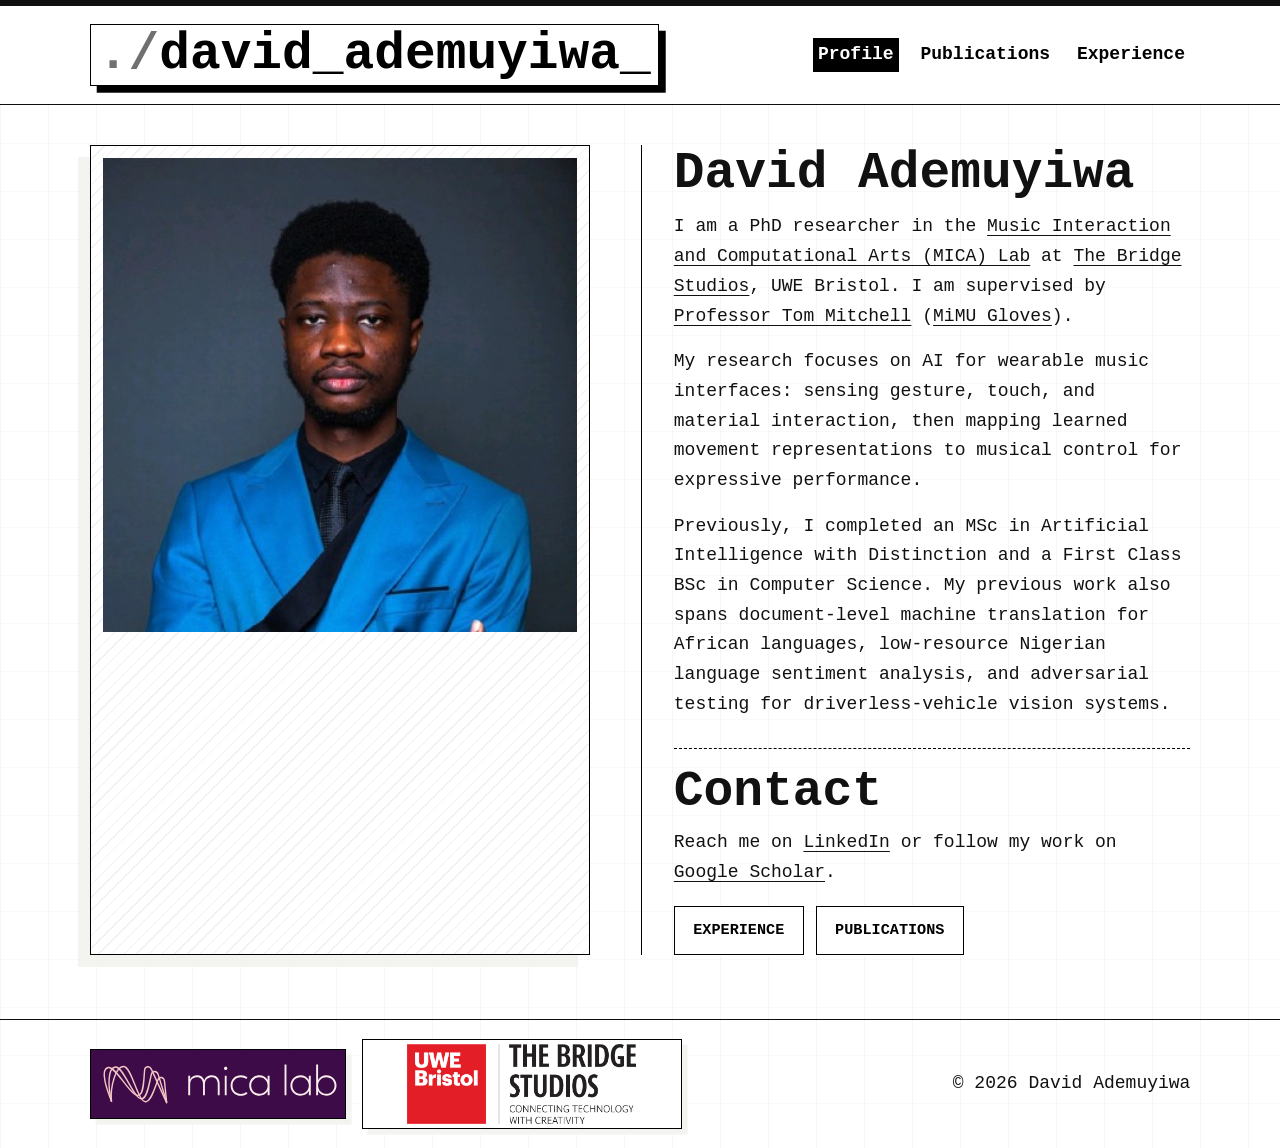
<file: index.html>
<!doctype html>
<html lang="en">
  <head>
    <meta charset="utf-8">
    <meta name="viewport" content="width=device-width, initial-scale=1">
    <meta
      name="description"
      content="Profile page for David Ademuyiwa, PhD researcher based at the MICA Lab at The Bridge Studios, UWE Bristol."
    >
    <title>David Ademuyiwa | Profile</title>
    <link rel="stylesheet" href="styles.css">
  </head>
  <body>
    <header class="site-header">
      <a class="wordmark" href="index.html" aria-label="David Ademuyiwa home">david_ademuyiwa</a>

      <nav class="nav" aria-label="Primary navigation">
        <a href="index.html" aria-current="page">Profile</a>
        <a href="publications.html">Publications</a>
        <a href="experience.html">Experience</a>
      </nav>
    </header>

    <main>
      <section class="profile-section" aria-labelledby="profile-title">
        <figure class="portrait-frame">
          <img src="assets/david-ademuyiwa-portrait.png" alt="Portrait of David Ademuyiwa">
        </figure>

        <div class="profile-copy">
          <h1 id="profile-title">David Ademuyiwa</h1>
          <p>
            I am a PhD researcher in the
            <a href="https://micalab.org/">Music Interaction and Computational Arts (MICA) Lab</a> at
            <a href="https://www.uwe.ac.uk/research/centres-and-groups/cate-research-overview/the-bridge-studios">The Bridge Studios</a>,
            UWE Bristol. I am supervised by
            <a href="https://people.uwe.ac.uk/Person/TomMitchell">Professor Tom Mitchell</a> (<a href="https://mimugloves.com/">MiMU Gloves</a>).
          </p>
          <p>
            My research focuses on AI for wearable music interfaces: sensing gesture, touch, and material interaction,
            then mapping learned movement representations to musical control for expressive performance.
          </p>
          <p>
            Previously, I completed an MSc in Artificial Intelligence with Distinction and a First Class BSc in
            Computer Science. My previous work also spans document-level machine translation for African languages,
            low-resource Nigerian language sentiment analysis, and adversarial testing for driverless-vehicle vision
            systems.
          </p>

          <section class="contact-block" aria-labelledby="contact-title">
            <h2 id="contact-title">Contact</h2>
            <p>
              Reach me on
              <a href="https://www.linkedin.com/in/david-ademuyiwa-1b8763188">LinkedIn</a>
              or follow my work on
              <a href="https://scholar.google.com/citations?user=QNB67EcAAAAJ&amp;hl=en">Google Scholar</a>.
            </p>
            <div class="button-row">
              <a class="outline-button" href="experience.html">Experience</a>
              <a class="outline-button" href="publications.html">Publications</a>
            </div>
          </section>
        </div>
      </section>
    </main>

    <footer class="site-footer">
      <div class="affiliation-strip" aria-label="Affiliations">
        <a class="logo-link mica-logo" href="https://micalab.org" aria-label="MICA Lab">
          <img src="assets/mica.svg" alt="MICA Lab logo">
        </a>
        <a
          class="logo-link bridge-logo"
          href="https://www.uwe.ac.uk/research/centres-and-groups/cate-research-overview/the-bridge-studios"
          aria-label="UWE Bristol and The Bridge Studios"
        >
          <img src="assets/uwe-bridge-studios-logo.png" alt="UWE Bristol and The Bridge Studios logo">
        </a>
      </div>
      <p>&copy; <span id="year"></span> David Ademuyiwa</p>
    </footer>

    <script src="script.js"></script>
  </body>
</html>
</file>
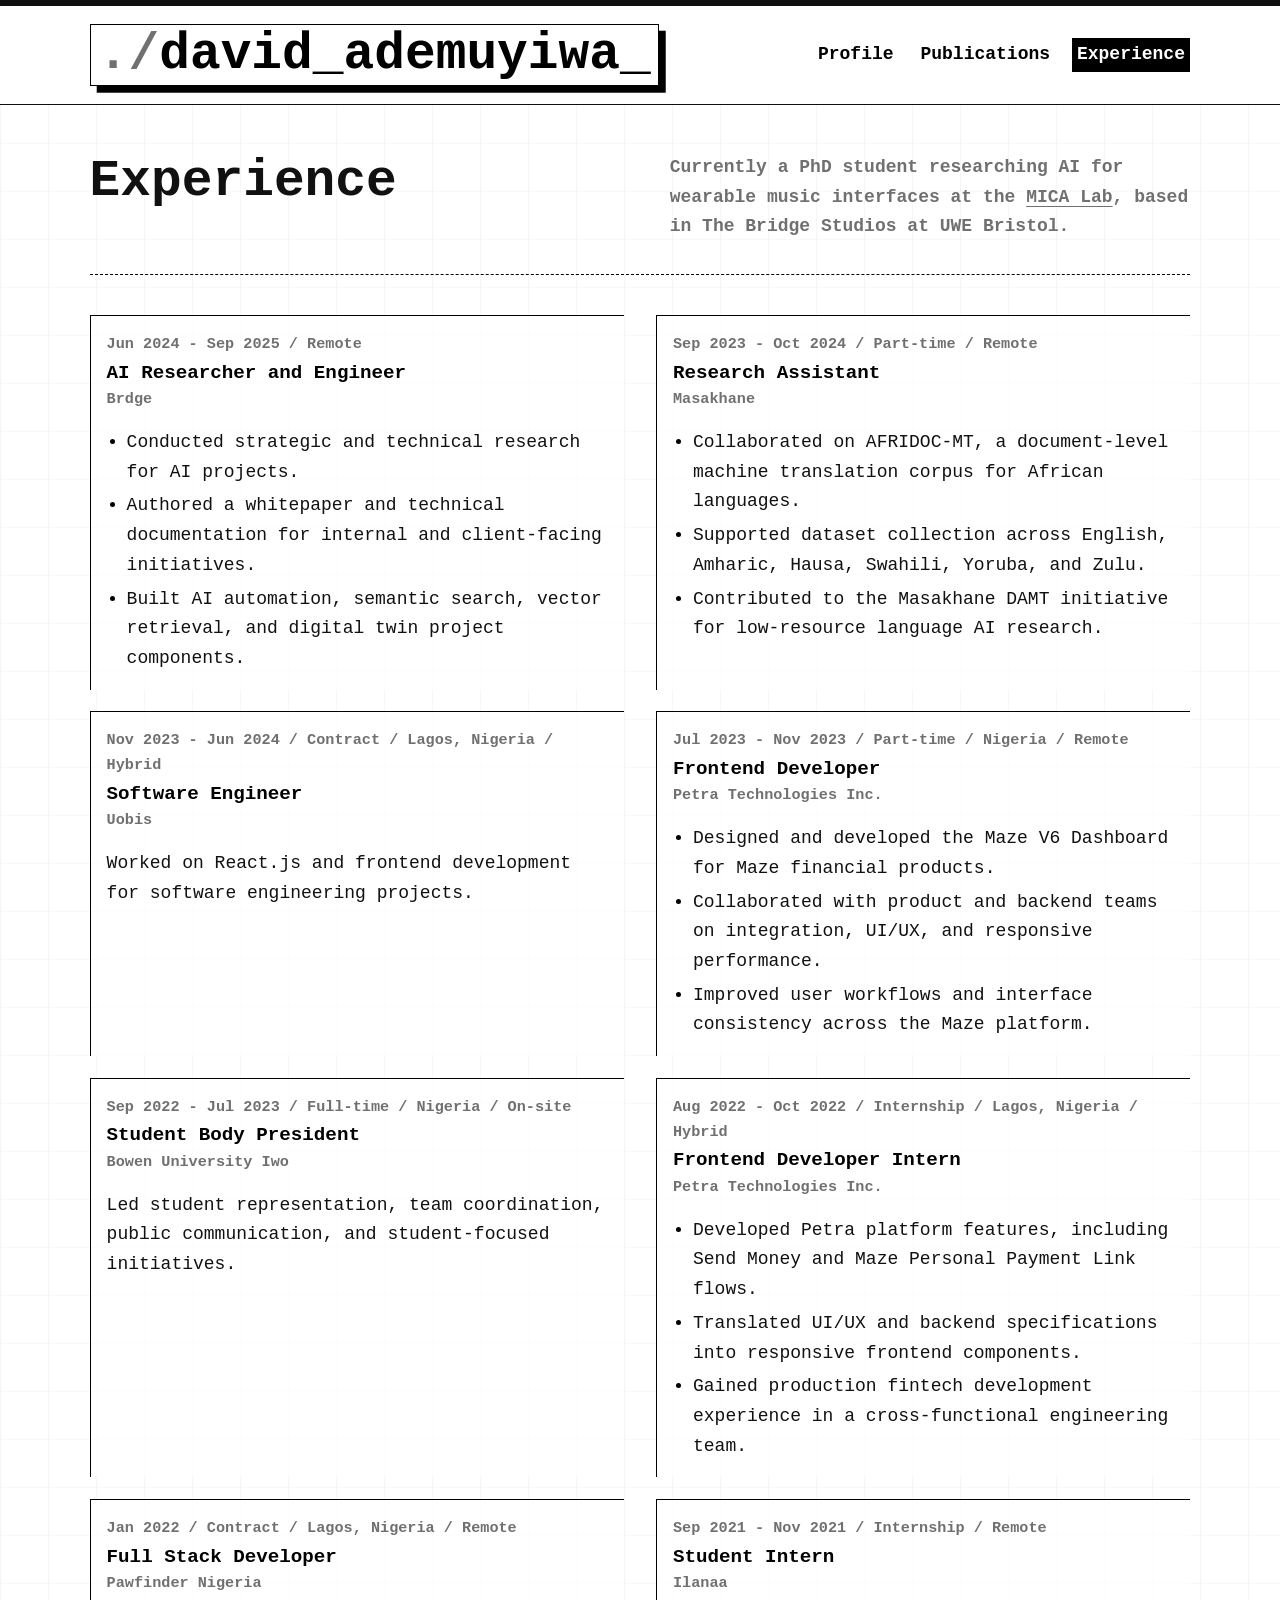
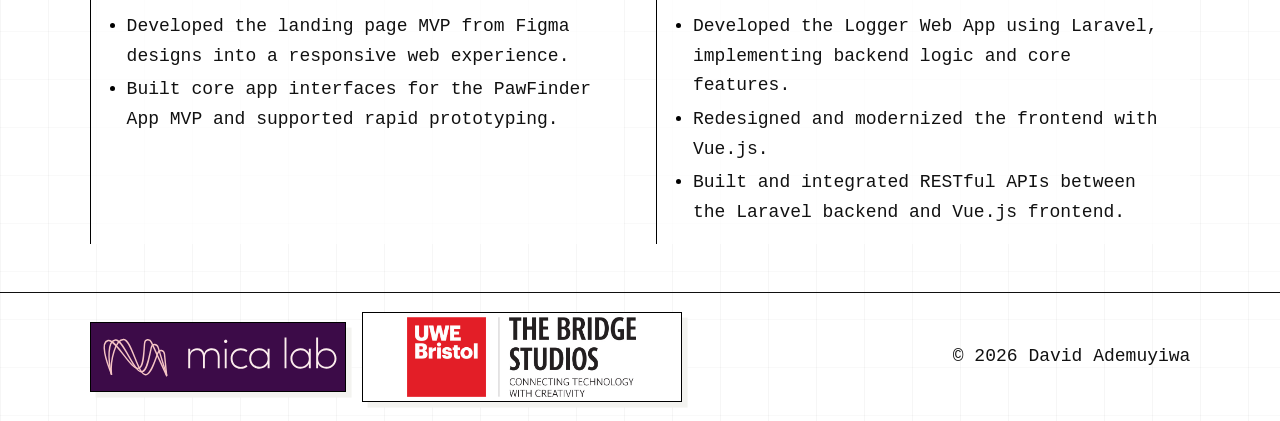
<file: experience.html>
<!doctype html>
<html lang="en">
  <head>
    <meta charset="utf-8">
    <meta name="viewport" content="width=device-width, initial-scale=1">
    <meta
      name="description"
      content="Experience page for David Ademuyiwa, AI researcher, PhD researcher, and software engineer."
    >
    <title>David Ademuyiwa | Experience</title>
    <link rel="stylesheet" href="styles.css">
  </head>
  <body>
    <header class="site-header">
      <a class="wordmark" href="index.html" aria-label="David Ademuyiwa home">david_ademuyiwa</a>

      <nav class="nav" aria-label="Primary navigation">
        <a href="index.html">Profile</a>
        <a href="publications.html">Publications</a>
        <a href="experience.html" aria-current="page">Experience</a>
      </nav>
    </header>

    <main>
      <section class="content-section page-intro" aria-labelledby="experience-title">
        <div class="section-title-row">
          <h1 id="experience-title">Experience</h1>
          <p>
            Currently a PhD student researching AI for wearable music interfaces at the
            <a href="https://micalab.org/">MICA Lab</a>, based in The Bridge Studios at UWE Bristol.
          </p>
        </div>

        <div class="timeline">
          <article class="role">
            <p class="date">Jun 2024 - Sep 2025 / Remote</p>
            <h2>AI Researcher and Engineer</h2>
            <p class="org">Brdge</p>
            <ul>
              <li>Conducted strategic and technical research for AI projects.</li>
              <li>Authored a whitepaper and technical documentation for internal and client-facing initiatives.</li>
              <li>Built AI automation, semantic search, vector retrieval, and digital twin project components.</li>
            </ul>
          </article>

          <article class="role">
            <p class="date">Sep 2023 - Oct 2024 / Part-time / Remote</p>
            <h2>Research Assistant</h2>
            <p class="org">Masakhane</p>
            <ul>
              <li>Collaborated on AFRIDOC-MT, a document-level machine translation corpus for African languages.</li>
              <li>Supported dataset collection across English, Amharic, Hausa, Swahili, Yoruba, and Zulu.</li>
              <li>Contributed to the Masakhane DAMT initiative for low-resource language AI research.</li>
            </ul>
          </article>

          <article class="role">
            <p class="date">Nov 2023 - Jun 2024 / Contract / Lagos, Nigeria / Hybrid</p>
            <h2>Software Engineer</h2>
            <p class="org">Uobis</p>
            <p>Worked on React.js and frontend development for software engineering projects.</p>
          </article>

          <article class="role">
            <p class="date">Jul 2023 - Nov 2023 / Part-time / Nigeria / Remote</p>
            <h2>Frontend Developer</h2>
            <p class="org">Petra Technologies Inc.</p>
            <ul>
              <li>Designed and developed the Maze V6 Dashboard for Maze financial products.</li>
              <li>Collaborated with product and backend teams on integration, UI/UX, and responsive performance.</li>
              <li>Improved user workflows and interface consistency across the Maze platform.</li>
            </ul>
          </article>

          <article class="role">
            <p class="date">Sep 2022 - Jul 2023 / Full-time / Nigeria / On-site</p>
            <h2>Student Body President</h2>
            <p class="org">Bowen University Iwo</p>
            <p>Led student representation, team coordination, public communication, and student-focused initiatives.</p>
          </article>

          <article class="role">
            <p class="date">Aug 2022 - Oct 2022 / Internship / Lagos, Nigeria / Hybrid</p>
            <h2>Frontend Developer Intern</h2>
            <p class="org">Petra Technologies Inc.</p>
            <ul>
              <li>Developed Petra platform features, including Send Money and Maze Personal Payment Link flows.</li>
              <li>Translated UI/UX and backend specifications into responsive frontend components.</li>
              <li>Gained production fintech development experience in a cross-functional engineering team.</li>
            </ul>
          </article>

          <article class="role">
            <p class="date">Jan 2022 / Contract / Lagos, Nigeria / Remote</p>
            <h2>Full Stack Developer</h2>
            <p class="org">Pawfinder Nigeria</p>
            <ul>
              <li>Developed the landing page MVP from Figma designs into a responsive web experience.</li>
              <li>Built core app interfaces for the PawFinder App MVP and supported rapid prototyping.</li>
            </ul>
          </article>

          <article class="role">
            <p class="date">Sep 2021 - Nov 2021 / Internship / Remote</p>
            <h2>Student Intern</h2>
            <p class="org">Ilanaa</p>
            <ul>
              <li>Developed the Logger Web App using Laravel, implementing backend logic and core features.</li>
              <li>Redesigned and modernized the frontend with Vue.js.</li>
              <li>Built and integrated RESTful APIs between the Laravel backend and Vue.js frontend.</li>
            </ul>
          </article>
        </div>
      </section>
    </main>

    <footer class="site-footer">
      <div class="affiliation-strip" aria-label="Affiliations">
        <a class="logo-link mica-logo" href="https://micalab.org" aria-label="MICA Lab">
          <img src="assets/mica.svg" alt="MICA Lab logo">
        </a>
        <a
          class="logo-link bridge-logo"
          href="https://www.uwe.ac.uk/research/centres-and-groups/cate-research-overview/the-bridge-studios"
          aria-label="UWE Bristol and The Bridge Studios"
        >
          <img src="assets/uwe-bridge-studios-logo.png" alt="UWE Bristol and The Bridge Studios logo">
        </a>
      </div>
      <p>&copy; <span id="year"></span> David Ademuyiwa</p>
    </footer>

    <script src="script.js"></script>
  </body>
</html>
</file>
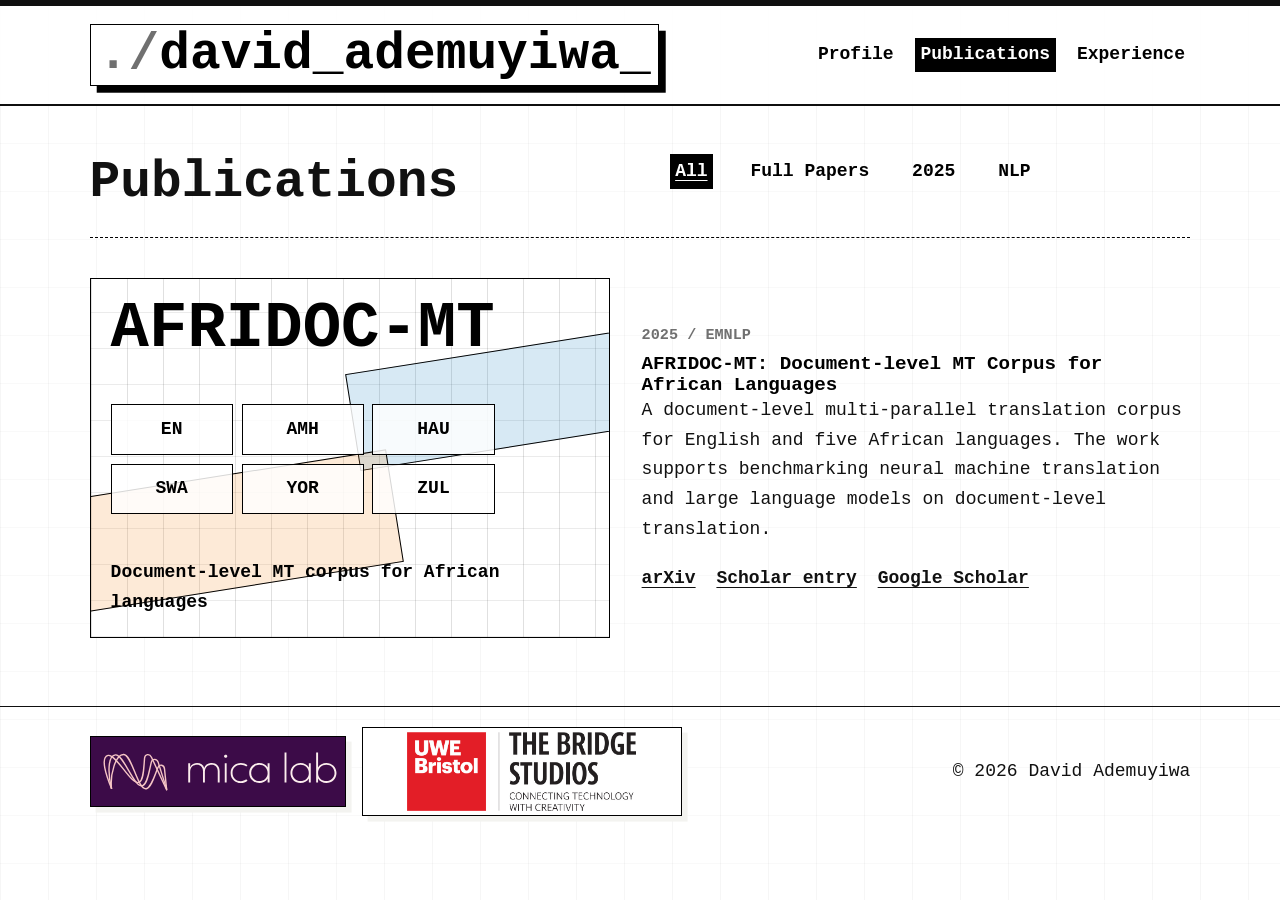
<file: publications.html>
<!doctype html>
<html lang="en">
  <head>
    <meta charset="utf-8">
    <meta name="viewport" content="width=device-width, initial-scale=1">
    <meta
      name="description"
      content="Publications by David Ademuyiwa, including AFRIDOC-MT: Document-level MT Corpus for African Languages."
    >
    <title>David Ademuyiwa | Publications</title>
    <link rel="stylesheet" href="styles.css">
  </head>
  <body>
    <header class="site-header">
      <a class="wordmark" href="index.html" aria-label="David Ademuyiwa home">david_ademuyiwa</a>

      <nav class="nav" aria-label="Primary navigation">
        <a href="index.html">Profile</a>
        <a href="publications.html" aria-current="page">Publications</a>
        <a href="experience.html">Experience</a>
      </nav>
    </header>

    <main>
      <section class="content-section publications-section" aria-labelledby="publications-title">
        <div class="section-title-row">
          <h1 id="publications-title">Publications</h1>
          <nav class="filter-nav" aria-label="Publication filters">
            <a href="publications.html" aria-current="page">All</a>
            <a href="publications.html">Full Papers</a>
            <a href="publications.html">2025</a>
            <a href="publications.html">NLP</a>
          </nav>
        </div>

        <article class="publication-card">
          <a class="publication-thumb" href="https://arxiv.org/abs/2501.06374" aria-label="Open AFRIDOC-MT paper">
            <span class="thumb-title">AFRIDOC-MT</span>
            <span class="lang-grid">
              <span>EN</span>
              <span>AMH</span>
              <span>HAU</span>
              <span>SWA</span>
              <span>YOR</span>
              <span>ZUL</span>
            </span>
            <span class="thumb-caption">Document-level MT corpus for African languages</span>
          </a>
          <div class="publication-copy">
            <p class="date">2025 / EMNLP</p>
            <h2>AFRIDOC-MT: Document-level MT Corpus for African Languages</h2>
            <p>
              A document-level multi-parallel translation corpus for English and five African languages. The work
              supports benchmarking neural machine translation and large language models on document-level translation.
            </p>
            <div class="paper-links">
              <a href="https://arxiv.org/abs/2501.06374">arXiv</a>
              <a href="https://scholar.google.com/citations?view_op=view_citation&amp;hl=en&amp;user=QNB67EcAAAAJ&amp;citation_for_view=QNB67EcAAAAJ:u5HHmVD_uO8C">Scholar entry</a>
              <a href="https://scholar.google.com/citations?user=QNB67EcAAAAJ&amp;hl=en">Google Scholar</a>
            </div>
          </div>
        </article>
      </section>
    </main>

    <footer class="site-footer">
      <div class="affiliation-strip" aria-label="Affiliations">
        <a class="logo-link mica-logo" href="https://micalab.org" aria-label="MICA Lab">
          <img src="assets/mica.svg" alt="MICA Lab logo">
        </a>
        <a
          class="logo-link bridge-logo"
          href="https://www.uwe.ac.uk/research/centres-and-groups/cate-research-overview/the-bridge-studios"
          aria-label="UWE Bristol and The Bridge Studios"
        >
          <img src="assets/uwe-bridge-studios-logo.png" alt="UWE Bristol and The Bridge Studios logo">
        </a>
      </div>
      <p>&copy; <span id="year"></span> David Ademuyiwa</p>
    </footer>

    <script src="script.js"></script>
  </body>
</html>
</file>
<file: styles.css>
:root {
  color-scheme: light;
  --bg: #ffffff;
  --ink: #111111;
  --muted: #707070;
  --line: #0f0f0f;
  --soft: #f3f3f0;
  --mica: #3c0b48;
  --uwe: #e91c2c;
  --blue: #0b78b8;
  --orange: #f08a24;
  --max: 1620px;
}

* {
  box-sizing: border-box;
}

html {
  scroll-behavior: smooth;
}

body {
  margin: 0;
  background:
    linear-gradient(90deg, rgba(0, 0, 0, 0.035) 1px, transparent 1px),
    linear-gradient(0deg, rgba(0, 0, 0, 0.025) 1px, transparent 1px),
    var(--bg);
  background-size: 48px 48px;
  color: var(--ink);
  font-family: "Courier New", Courier, monospace;
  font-size: 18px;
  line-height: 1.65;
}

a {
  color: inherit;
  text-decoration-thickness: 1px;
  text-underline-offset: 0.2em;
}

a:hover {
  color: var(--blue);
}

.site-header {
  display: grid;
  grid-template-columns: auto 1fr;
  align-items: center;
  gap: clamp(1.4rem, 3vw, 3.5rem);
  padding: 1.15rem clamp(1.25rem, 7vw, 8.75rem);
  border-top: 6px solid var(--line);
  border-bottom: 1px solid var(--line);
  background: rgba(255, 255, 255, 0.94);
}

.wordmark {
  display: inline-flex;
  align-items: center;
  color: #000;
  font-family: "Courier New", Courier, monospace;
  font-size: clamp(2rem, 4vw, 4.2rem);
  font-weight: 900;
  line-height: 1;
  letter-spacing: 0;
  padding: 0.25rem 0.45rem;
  border: 1px solid #000;
  background: #fff;
  box-shadow: 0.42rem 0.42rem 0 #000;
  text-decoration: none;
  overflow-wrap: anywhere;
  white-space: nowrap;
}

.wordmark::before {
  content: "./";
  color: var(--muted);
}

.wordmark::after {
  content: "_";
}

.nav,
.filter-nav,
.paper-links {
  display: flex;
  flex-wrap: wrap;
  align-items: center;
}

.nav {
  justify-content: flex-end;
  gap: 0.6rem 1rem;
  justify-self: end;
}

.nav a,
.filter-nav a {
  color: #000;
  font-weight: 700;
  padding: 0.16rem 0.34rem;
  text-decoration: none;
}

.nav a[aria-current="true"],
.nav a[aria-current="page"],
.filter-nav a[aria-current="page"] {
  background: #000;
  color: #fff;
  text-decoration: none;
}

.nav a:hover,
.filter-nav a:hover,
.filter-nav a[aria-current="page"] {
  text-decoration: underline;
}

.outline-button:hover {
  background: #000;
  color: #fff;
}

main {
  max-width: var(--max);
  margin: 0 auto;
}

.profile-section {
  display: grid;
  grid-template-columns: minmax(300px, 500px) minmax(0, 1fr);
  gap: clamp(2rem, 4vw, 4.8rem);
  padding: 2.5rem clamp(1.25rem, 7vw, 8.75rem) 4rem;
}

.portrait-frame {
  margin: 0;
  padding: 0.75rem;
  border: 1px solid #000;
  background:
    repeating-linear-gradient(135deg, rgba(0, 0, 0, 0.06) 0 1px, transparent 1px 9px),
    #fff;
  box-shadow: -0.75rem 0.75rem 0 var(--soft);
}

.portrait-frame img {
  display: block;
  width: 100%;
  aspect-ratio: 1;
  object-fit: cover;
  border-radius: 0;
}

.profile-copy {
  max-width: 1080px;
  padding-left: clamp(1rem, 3vw, 2rem);
  border-left: 1px solid #000;
}

h1,
h2,
h3,
p {
  overflow-wrap: anywhere;
}

h1,
h2,
h3 {
  margin: 0;
  font-family: "Courier New", Courier, monospace;
  font-weight: 400;
  line-height: 1.1;
  letter-spacing: 0;
}

h1 {
  margin-bottom: 0.7rem;
  font-size: clamp(2.25rem, 4vw, 3.25rem);
  font-weight: 900;
}

h2 {
  font-size: clamp(2rem, 4vw, 3.1rem);
  font-weight: 900;
}

h3 {
  color: #000;
  font-size: 1.2rem;
  font-weight: 700;
}

p {
  margin: 0 0 1rem;
}

strong {
  color: #081a2a;
  font-weight: 900;
}

.contact-block {
  margin-top: 1.8rem;
  padding-top: 1rem;
  border-top: 1px dashed #000;
}

.contact-block h2 {
  margin-bottom: 0.5rem;
}

.outline-button {
  display: inline-flex;
  min-height: 3.1rem;
  align-items: center;
  justify-content: center;
  margin-top: 0.15rem;
  padding: 0.6rem 1.15rem;
  border: 1px solid #000;
  background: #fff;
  color: #000;
  font-size: 0.95rem;
  font-weight: 900;
  text-decoration: none;
  text-transform: uppercase;
}

.button-row {
  display: flex;
  flex-wrap: wrap;
  gap: 0.75rem;
}

.content-section {
  padding: 3rem clamp(1.25rem, 7vw, 8.75rem);
  border-top: 1px solid var(--line);
}

.page-intro {
  border-top: 0;
}

.section-title-row {
  display: grid;
  grid-template-columns: minmax(260px, 1fr) minmax(280px, 0.95fr);
  gap: 2rem;
  align-items: start;
  margin-bottom: 2.5rem;
  padding-bottom: 1rem;
  border-bottom: 1px dashed #000;
}

.section-title-row p {
  color: var(--muted);
  font-weight: 700;
}

.timeline {
  display: grid;
  grid-template-columns: repeat(2, minmax(0, 1fr));
  gap: 1.35rem 2rem;
}

.role {
  padding: 1rem;
  border-top: 1px solid #000;
  border-left: 1px solid #000;
  background: rgba(255, 255, 255, 0.75);
}

.role h2,
.publication-copy h2 {
  color: #000;
  font-size: 1.2rem;
  font-weight: 700;
}

.date,
.org {
  color: var(--muted);
  font-size: 0.95rem;
  font-weight: 700;
}

.date {
  margin-bottom: 0.35rem;
}

.org {
  margin-top: 0.2rem;
}

.role ul {
  display: grid;
  gap: 0.25rem;
  margin: 0.7rem 0 0;
  padding-left: 1.25rem;
}

.role li::marker {
  color: #000;
}

.publications-section {
  padding-bottom: 4.25rem;
}

.filter-nav {
  justify-content: flex-start;
  gap: 1rem 2rem;
}

.publication-card {
  display: grid;
  grid-template-columns: minmax(300px, 520px) minmax(0, 1fr);
  gap: 2rem;
  align-items: center;
}

.publication-thumb {
  position: relative;
  display: grid;
  min-height: 360px;
  align-content: space-between;
  padding: 1.25rem;
  overflow: hidden;
  border: 1px solid #000;
  background:
    repeating-linear-gradient(90deg, rgba(0, 0, 0, 0.12) 0 1px, transparent 1px 36px),
    repeating-linear-gradient(0deg, rgba(0, 0, 0, 0.08) 0 1px, transparent 1px 36px),
    #fff;
  color: #000;
  text-decoration: none;
}

.publication-thumb::before,
.publication-thumb::after {
  position: absolute;
  content: "";
  border: 1px solid #000;
  transform: rotate(-9deg);
}

.publication-thumb::before {
  inset: 4.5rem -2rem auto auto;
  width: 18rem;
  height: 6rem;
  background: rgba(11, 120, 184, 0.16);
}

.publication-thumb::after {
  inset: auto auto 3rem -2rem;
  width: 21rem;
  height: 7rem;
  background: rgba(240, 138, 36, 0.18);
}

.thumb-title,
.lang-grid,
.thumb-caption {
  position: relative;
  z-index: 1;
}

.thumb-title {
  font-family: "Courier New", Courier, monospace;
  font-size: clamp(2.4rem, 5vw, 4.5rem);
  font-weight: 900;
  line-height: 0.95;
}

.lang-grid {
  display: grid;
  grid-template-columns: repeat(3, minmax(0, 1fr));
  gap: 0.55rem;
  max-width: 24rem;
  margin: 2.3rem 0;
}

.lang-grid span {
  display: grid;
  min-height: 3.15rem;
  place-items: center;
  border: 1px solid #000;
  background: rgba(255, 255, 255, 0.84);
  font-weight: 900;
}

.thumb-caption {
  max-width: 28rem;
  font-weight: 900;
}

.publication-copy {
  max-width: 760px;
}

.paper-links {
  gap: 0.75rem 1.3rem;
  margin-top: 1.25rem;
  font-weight: 900;
}

.site-footer {
  display: grid;
  grid-template-columns: minmax(0, 1fr) auto;
  gap: 2rem;
  align-items: center;
  padding: 1.2rem clamp(1.25rem, 7vw, 8.75rem);
  border-top: 1px solid var(--line);
}

.affiliation-strip {
  display: flex;
  flex-wrap: wrap;
  gap: 1rem;
  align-items: center;
}

.logo-link {
  display: inline-flex;
  height: 4.4rem;
  align-items: center;
  justify-content: center;
  overflow: hidden;
  border: 1px solid #000;
  background: #fff;
  text-decoration: none;
  box-shadow: 0.35rem 0.35rem 0 var(--soft);
}

.logo-link img {
  display: block;
  width: 100%;
  height: 100%;
  object-fit: contain;
}

.mica-logo {
  width: 16rem;
  padding: 0.45rem;
  background: var(--mica);
}

.bridge-logo {
  width: 20rem;
  height: 5.6rem;
  padding: 0.25rem;
  background: #fff;
}

.site-footer p {
  margin: 0;
  white-space: nowrap;
}

@media (max-width: 1060px) {
  .site-header {
    grid-template-columns: 1fr;
    justify-items: start;
  }

  .nav {
    justify-content: flex-start;
    justify-self: start;
  }
}

@media (max-width: 900px) {
  body {
    font-size: 16px;
  }

  .profile-section,
  .section-title-row,
  .publication-card,
  .site-footer {
    grid-template-columns: 1fr;
  }

  .portrait-frame img {
    max-width: 34rem;
  }

  .timeline {
    grid-template-columns: 1fr;
  }

  .site-footer p {
    white-space: normal;
  }
}

@media (max-width: 560px) {
  .site-header,
  .profile-section,
  .content-section,
  .site-footer {
    padding-inline: 1rem;
  }

  .wordmark {
    max-width: 100%;
    font-size: clamp(1.2rem, 6.8vw, 1.9rem);
    white-space: nowrap;
  }

  .nav {
    gap: 0.8rem 1.15rem;
  }

  .logo-link {
    width: 100%;
    max-width: 18rem;
  }

  .publication-thumb {
    min-height: 310px;
  }

  .lang-grid {
    grid-template-columns: repeat(2, minmax(0, 1fr));
  }
}
</file>
